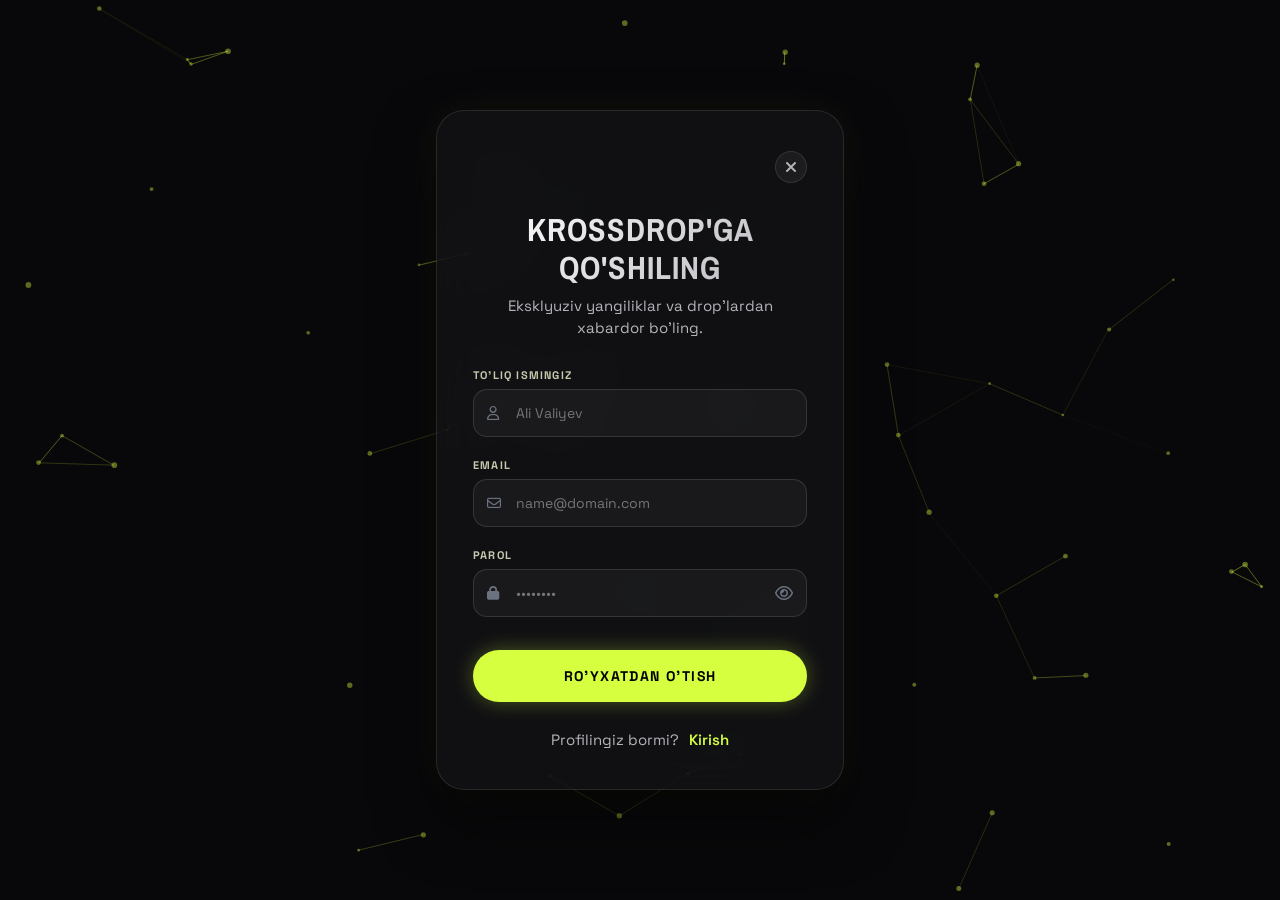
<file: login.html>
<!doctype html>
<html lang="uz">
  <head>
    <meta charset="UTF-8" />
    <meta name="viewport" content="width=device-width, initial-scale=1.0" />
    <title>Krossdrop - Registration</title>
    <link rel="preconnect" href="https://fonts.googleapis.com" />
    <link rel="preconnect" href="https://fonts.gstatic.com" crossorigin />
    <link
      href="https://fonts.googleapis.com/css2?family=Archivo+Narrow:ital,wght@0,400..700;1,400..700&family=Space+Grotesk:wght@300..700&display=swap"
      rel="stylesheet"
    />
    <link
      rel="stylesheet"
      href="https://cdnjs.cloudflare.com/ajax/libs/font-awesome/6.4.0/css/all.min.css"
    />
    <link rel="stylesheet" href="./login.css" />
  </head>
  <body>
    <canvas id="bg-canvas"></canvas>

    <div class="section-wrapper">
      <div class="wrapper" id="card">
        <div class="imgs">
          <a href="./index.html" class="close-btn">
            <i class="fa-solid fa-xmark"></i>
          </a>
        </div>

        <div class="wrapper-texts">
          <h1 class="text">KROSSDROP'GA QO'SHILING</h1>
          <p class="text-1">
            Eksklyuziv yangiliklar va drop'lardan xabardor bo'ling.
          </p>
        </div>

        <form class="login" id="registerForm" onsubmit="event.preventDefault();">
          <div class="login-group">
            <label class="text-2">TO'LIQ ISMINGIZ</label>
            <div class="input-field">
              <i class="fa-regular fa-user field-icon"></i>
              <input type="text" class="inpt" placeholder="Ali Valiyev" required />
            </div>
          </div>

          <div class="login-group">
            <label class="text-2">EMAIL</label>
            <div class="input-field">
              <i class="fa-regular fa-envelope field-icon"></i>
              <input type="email" class="inpt" placeholder="name@domain.com" required />
            </div>
          </div>

          <div class="login-group">
            <label class="text-2">PAROL</label>
            <div class="input-field">
              <i class="fa-solid fa-lock field-icon"></i>
              <input type="password" id="passwordInput" class="inpt" placeholder="••••••••" required />
              <i class="fa-regular fa-eye toggle-password" id="togglePassword"></i>
            </div>
            <div class="strength-bar" id="strengthBar"></div>
          </div>

          <button type="submit" class="btn" id="submitBtn">RO'YXATDAN O'TISH</button>
        </form>

        <div class="profiles">
          <p class="profile-text">
            Profilingiz bormi?
            <a href="./login.html" class="kirish">Kirish</a>
          </p>
        </div>
      </div>
    </div>

    <script>
      const togglePassword = document.querySelector('#togglePassword');
      const passwordInput = document.querySelector('#passwordInput');

      togglePassword.addEventListener('click', function () {
        const type = passwordInput.getAttribute('type') === 'password' ? 'text' : 'password';
        passwordInput.setAttribute('type', type);
        this.classList.toggle('fa-eye');
        this.classList.toggle('fa-eye-slash');
      });

      const strengthBar = document.getElementById('strengthBar');
      passwordInput.addEventListener('input', () => {
        const val = passwordInput.value;
        if (val.length === 0) {
          strengthBar.style.width = '0%';
        } else if (val.length < 6) {
          strengthBar.style.width = '33%';
          strengthBar.style.backgroundColor = '#ef4444';
        } else if (val.length < 10) {
          strengthBar.style.width = '66%';
          strengthBar.style.backgroundColor = '#f59e0b';
        } else {
          strengthBar.style.width = '100%';
          strengthBar.style.backgroundColor = '#10b981';
        }
      });

      const card = document.getElementById('card');
      document.addEventListener('mousemove', (e) => {
        const xAxis = (window.innerWidth / 2 - e.pageX) / 25;
        const yAxis = (window.innerHeight / 2 - e.pageY) / 25;
        card.style.transform = `rotateY(${xAxis}deg) rotateX(${yAxis}deg)`;
      });

      const canvas = document.getElementById('bg-canvas');
      const ctx = canvas.getContext('2d');

      let width = canvas.width = window.innerWidth;
      let height = canvas.height = window.innerHeight;

      window.addEventListener('resize', () => {
        width = canvas.width = window.innerWidth;
        height = canvas.height = window.innerHeight;
      });

      const particles = Array.from({ length: 60 }, () => ({
        x: Math.random() * width,
        y: Math.random() * height,
        vx: (Math.random() - 0.5) * 1.2,
        vy: (Math.random() - 0.5) * 1.2,
        size: Math.random() * 2 + 1
      }));

      function animate() {
        ctx.clearRect(0, 0, width, height);

        for (let i = 0; i < particles.length; i++) {
          let p = particles[i];
          p.x += p.vx;
          p.y += p.vy;

          if (p.x < 0 || p.x > width) p.vx *= -1;
          if (p.y < 0 || p.y > height) p.vy *= -1;

          ctx.beginPath();
          ctx.arc(p.x, p.y, p.size, 0, Math.PI * 2);
          ctx.fillStyle = 'rgba(214, 255, 63, 0.4)';
          ctx.fill();

          for (let j = i + 1; j < particles.length; j++) {
            let p2 = particles[j];
            let dist = Math.hypot(p.x - p2.x, p.y - p2.y);

            if (dist < 120) {
              ctx.beginPath();
              ctx.moveTo(p.x, p.y);
              ctx.lineTo(p2.x, p2.y);
              ctx.strokeStyle = `rgba(214, 255, 63, ${1 - dist / 120})`;
              ctx.lineWidth = 0.5;
              ctx.stroke();
            }
          }
        }
        requestAnimationFrame(animate);
      }
      animate();
    </script>
  </body>
</html>
</file>
<file: login.css>
* {
  margin: 0;
  padding: 0;
  box-sizing: border-box;
}

body {
  font-family: 'Space Grotesk', sans-serif;
  background-color: #08080a;
  color: #f4f2ed;
  min-height: 100vh;
  display: flex;
  justify-content: center;
  align-items: center;
  overflow: hidden;
  position: relative;
}

#bg-canvas {
  position: absolute;
  top: 0;
  left: 0;
  width: 100%;
  height: 100%;
  z-index: 1;
}

.section-wrapper {
  position: relative;
  z-index: 2;
  width: 100%;
  max-width: 448px;
  padding: 20px;
  perspective: 1000px;
}

.wrapper {
  background: rgba(22, 22, 26, 0.65);
  backdrop-filter: blur(24px);
  -webkit-backdrop-filter: blur(24px);
  border: 1px solid rgba(255, 255, 255, 0.1);
  border-radius: 28px;
  padding: 40px 36px;
  display: flex;
  flex-direction: column;
  gap: 28px;
  box-shadow: 
    0 30px 60px rgba(0, 0, 0, 0.5),
    0 0 40px rgba(214, 255, 63, 0.05);
  transition: transform 0.2s ease, box-shadow 0.3s ease;
  transform-style: preserve-3d;
}

.wrapper:hover {
  box-shadow: 
    0 30px 70px rgba(0, 0, 0, 0.7),
    0 0 50px rgba(214, 255, 63, 0.12);
}

.imgs {
  display: flex;
  justify-content: flex-end;
}

.close-btn {
  display: flex;
  align-items: center;
  justify-content: center;
  width: 32px;
  height: 32px;
  border-radius: 50%;
  background: rgba(255, 255, 255, 0.05);
  border: 1px solid rgba(255, 255, 255, 0.1);
  color: #b6b4ba;
  text-decoration: none;
  transition: all 0.3s ease;
}

.close-btn:hover {
  background: rgba(214, 255, 63, 0.2);
  color: #d6ff3f;
  transform: rotate(90deg) scale(1.1);
}

.wrapper-texts {
  display: flex;
  flex-direction: column;
  gap: 8px;
  text-align: center;
}

.text {
  font-family: 'Archivo Narrow', sans-serif;
  font-weight: 700;
  font-size: 32px;
  line-height: 38px;
  letter-spacing: 1px;
  text-transform: uppercase;
  background: linear-gradient(135deg, #ffffff 0%, #b6b4ba 100%);
  -webkit-background-clip: text;
  -webkit-text-fill-color: transparent;
}

.text-1 {
  font-size: 15px;
  line-height: 22px;
  color: #b6b4ba;
}

.login {
  display: flex;
  flex-direction: column;
  gap: 20px;
}

.login-group {
  display: flex;
  flex-direction: column;
  gap: 6px;
}

.text-2 {
  font-size: 11px;
  font-weight: 700;
  line-height: 16px;
  letter-spacing: 1.2px;
  text-transform: uppercase;
  color: #c5c9ae;
  display: flex;
  justify-content: space-between;
}

.input-field {
  position: relative;
  display: flex;
  align-items: center;
}

.input-field i.field-icon {
  position: absolute;
  left: 14px;
  color: #6b7280;
  font-size: 14px;
  transition: color 0.3s ease;
}

.inpt {
  width: 100%;
  height: 48px;
  background: rgba(255, 255, 255, 0.04);
  border: 1px solid rgba(255, 255, 255, 0.12);
  border-radius: 14px;
  padding: 10px 14px 10px 42px;
  font-family: 'Space Grotesk', sans-serif;
  font-size: 14px;
  color: #ffffff;
  outline: none;
  transition: all 0.3s ease;
}

.inpt:focus {
  border-color: #d6ff3f;
  background: rgba(214, 255, 63, 0.03);
  box-shadow: 0 0 15px rgba(214, 255, 63, 0.15);
}

.inpt:focus + i.field-icon {
  color: #d6ff3f;
}

.toggle-password {
  position: absolute;
  right: 14px;
  cursor: pointer;
  color: #6b7280;
  transition: color 0.3s ease;
}

.toggle-password:hover {
  color: #d6ff3f;
}

.strength-bar {
  height: 3px;
  width: 0%;
  background: #ef4444;
  border-radius: 2px;
  margin-top: 4px;
  transition: width 0.3s ease, background-color 0.3s ease;
}

.btn {
  width: 100%;
  height: 52px;
  border: none;
  border-radius: 50px;
  background: #d6ff3f;
  font-family: 'Space Grotesk', sans-serif;
  font-weight: 700;
  font-size: 14px;
  letter-spacing: 1.4px;
  text-transform: uppercase;
  color: #000000;
  cursor: pointer;
  position: relative;
  overflow: hidden;
  transition: all 0.3s cubic-bezier(0.175, 0.885, 0.32, 1.275);
  box-shadow: 0 0 20px rgba(214, 255, 63, 0.3);
}

.btn:hover {
  transform: translateY(-2px) scale(1.02);
  box-shadow: 0 10px 30px rgba(214, 255, 63, 0.5);
  background: #e2ff66;
}

.btn:active {
  transform: translateY(0) scale(0.98);
}

.profiles {
  display: flex;
  justify-content: center;
  align-items: center;
}

.profile-text {
  font-size: 15px;
  color: #b6b4ba;
}

.kirish {
  color: #d6ff3f;
  text-decoration: none;
  font-weight: 600;
  margin-left: 6px;
  position: relative;
  transition: color 0.3s ease;
}

.kirish::after {
  content: '';
  position: absolute;
  width: 0;
  height: 2px;
  bottom: -2px;
  left: 0;
  background-color: #d6ff3f;
  transition: width 0.3s ease;
}

.kirish:hover::after {
  width: 100%;
}
</file>
